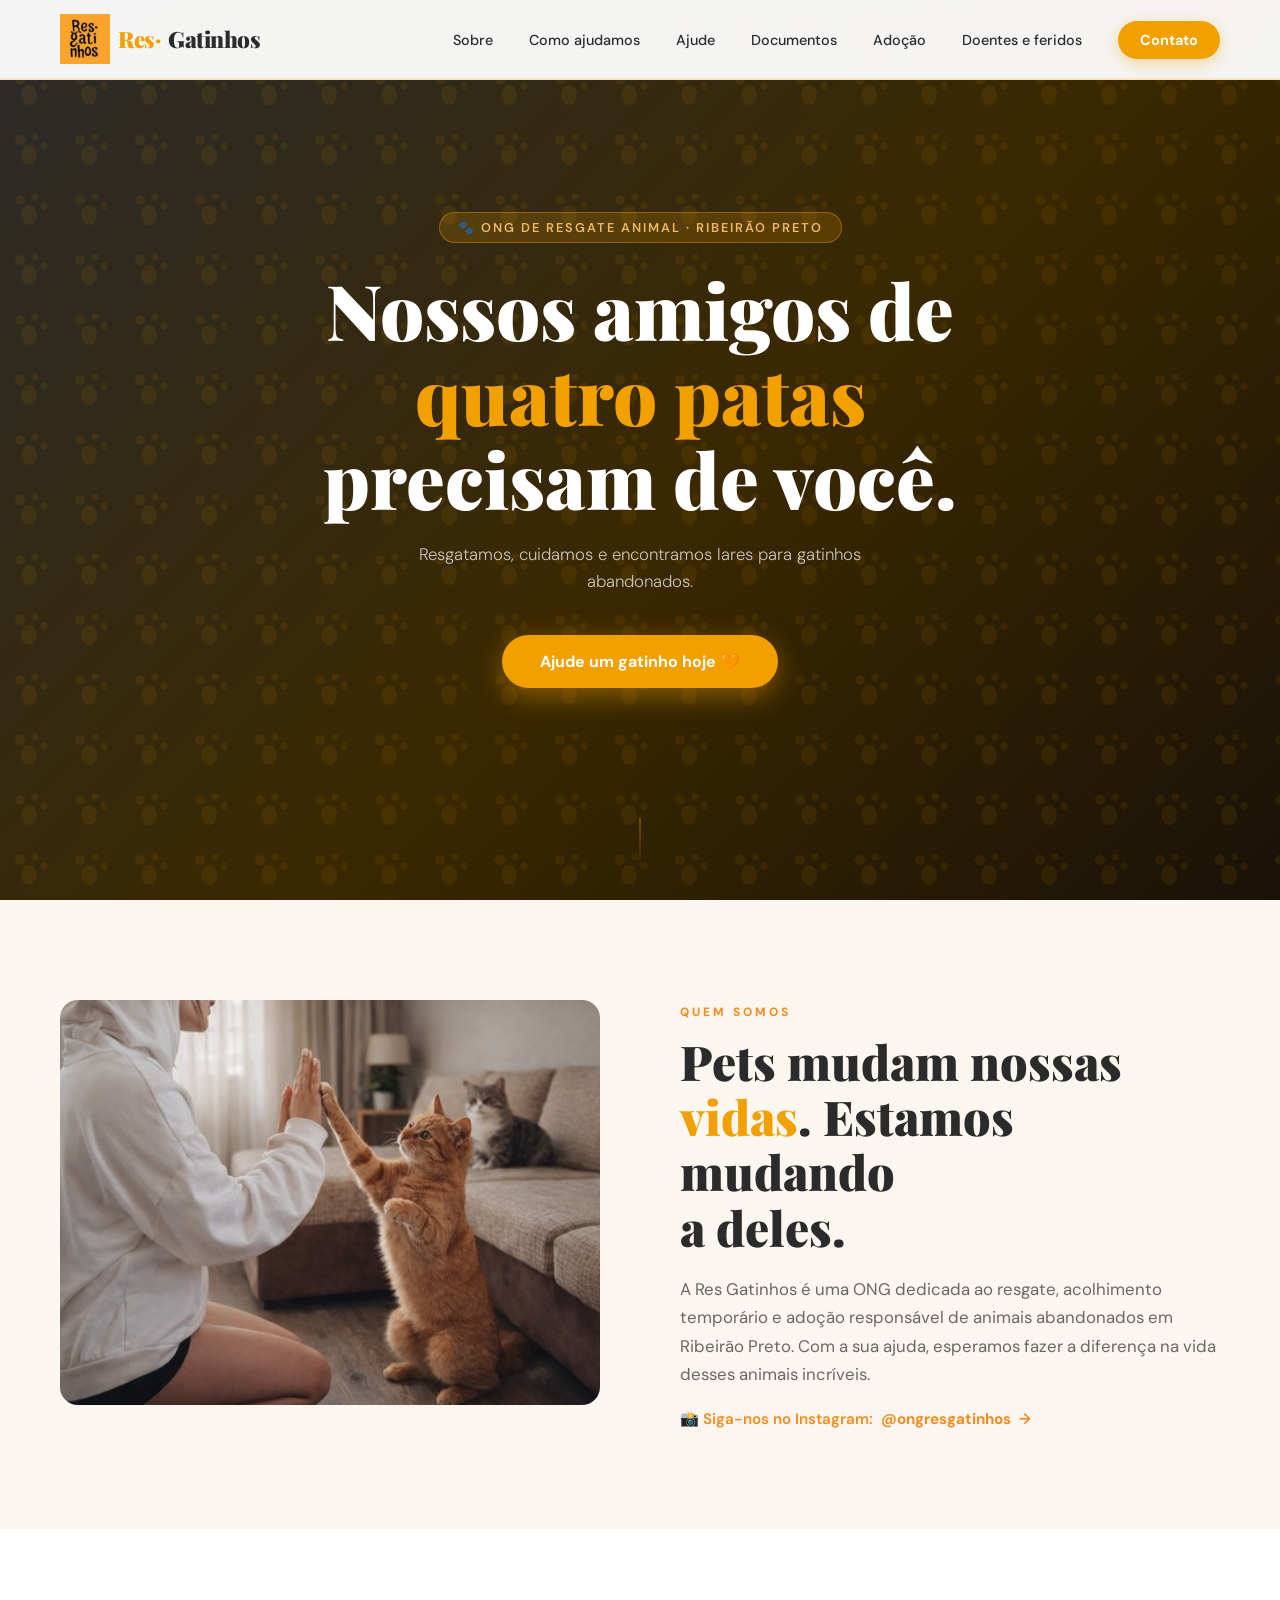
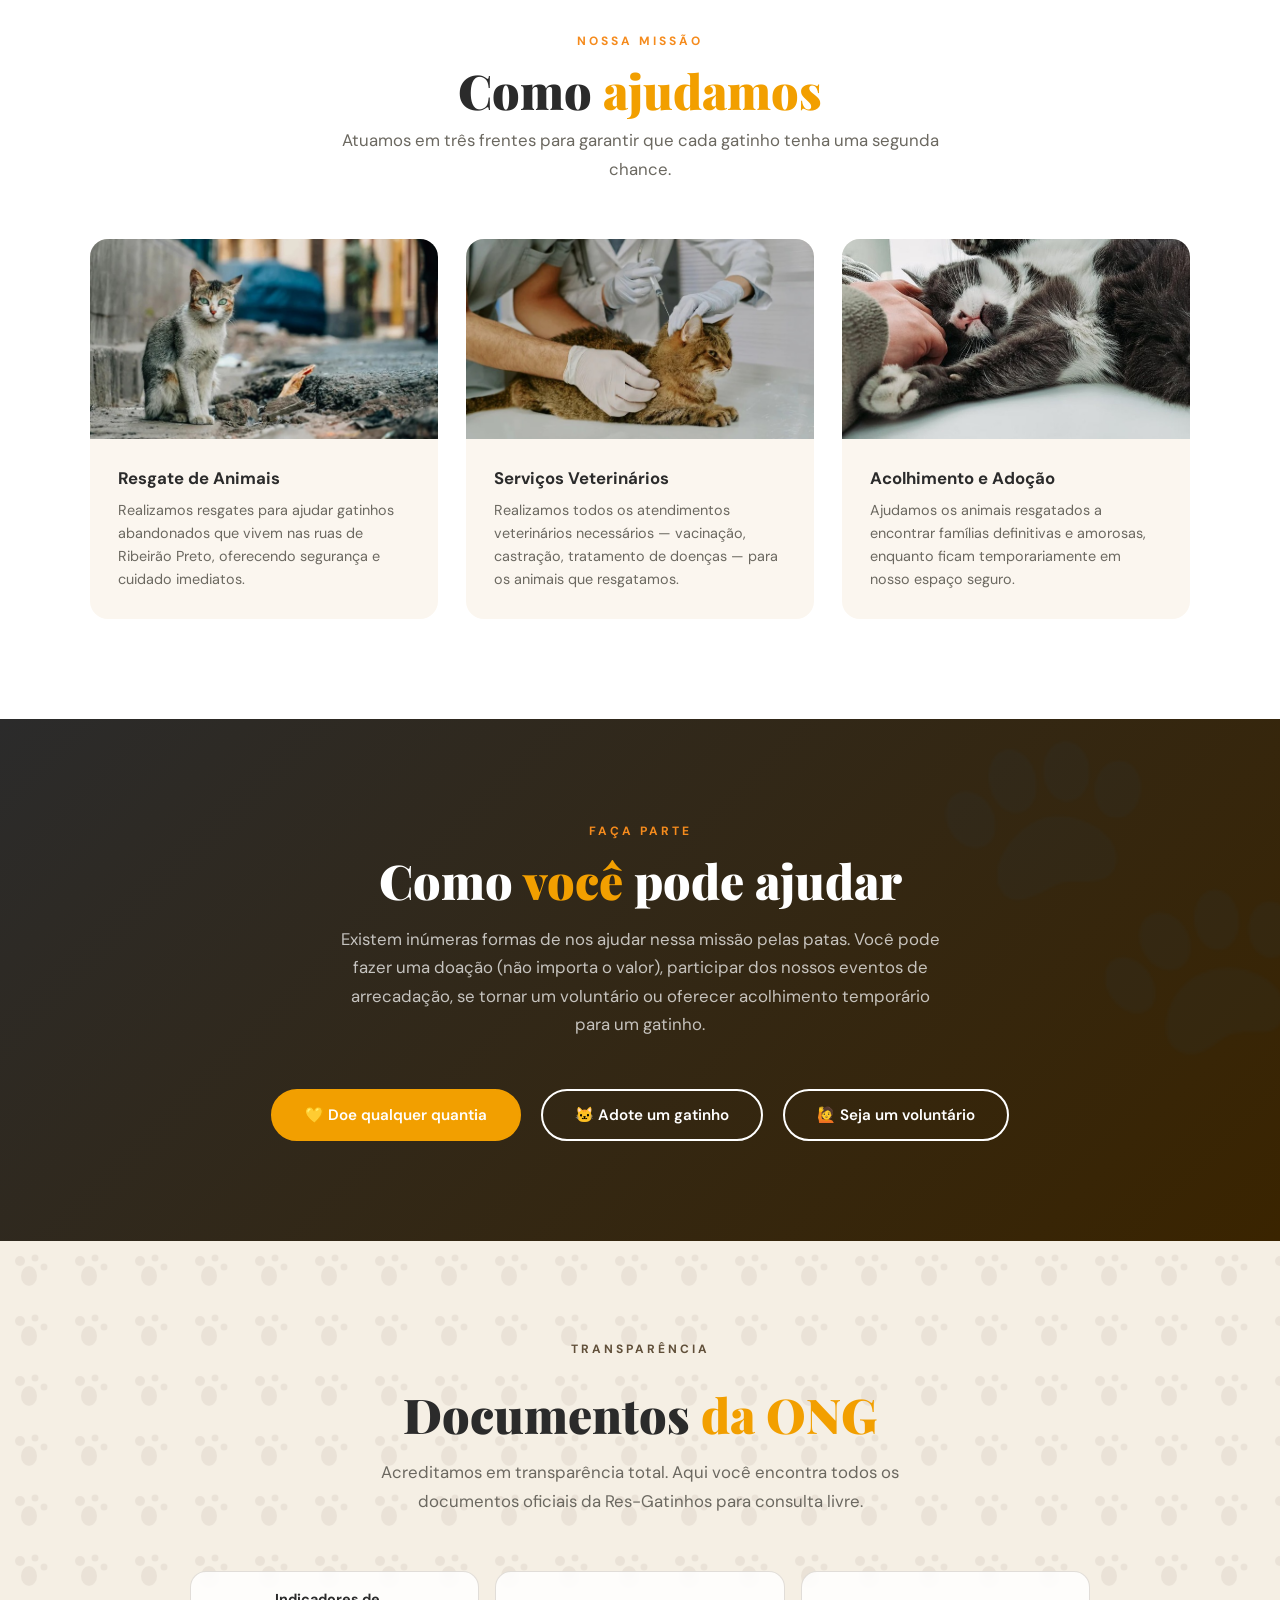
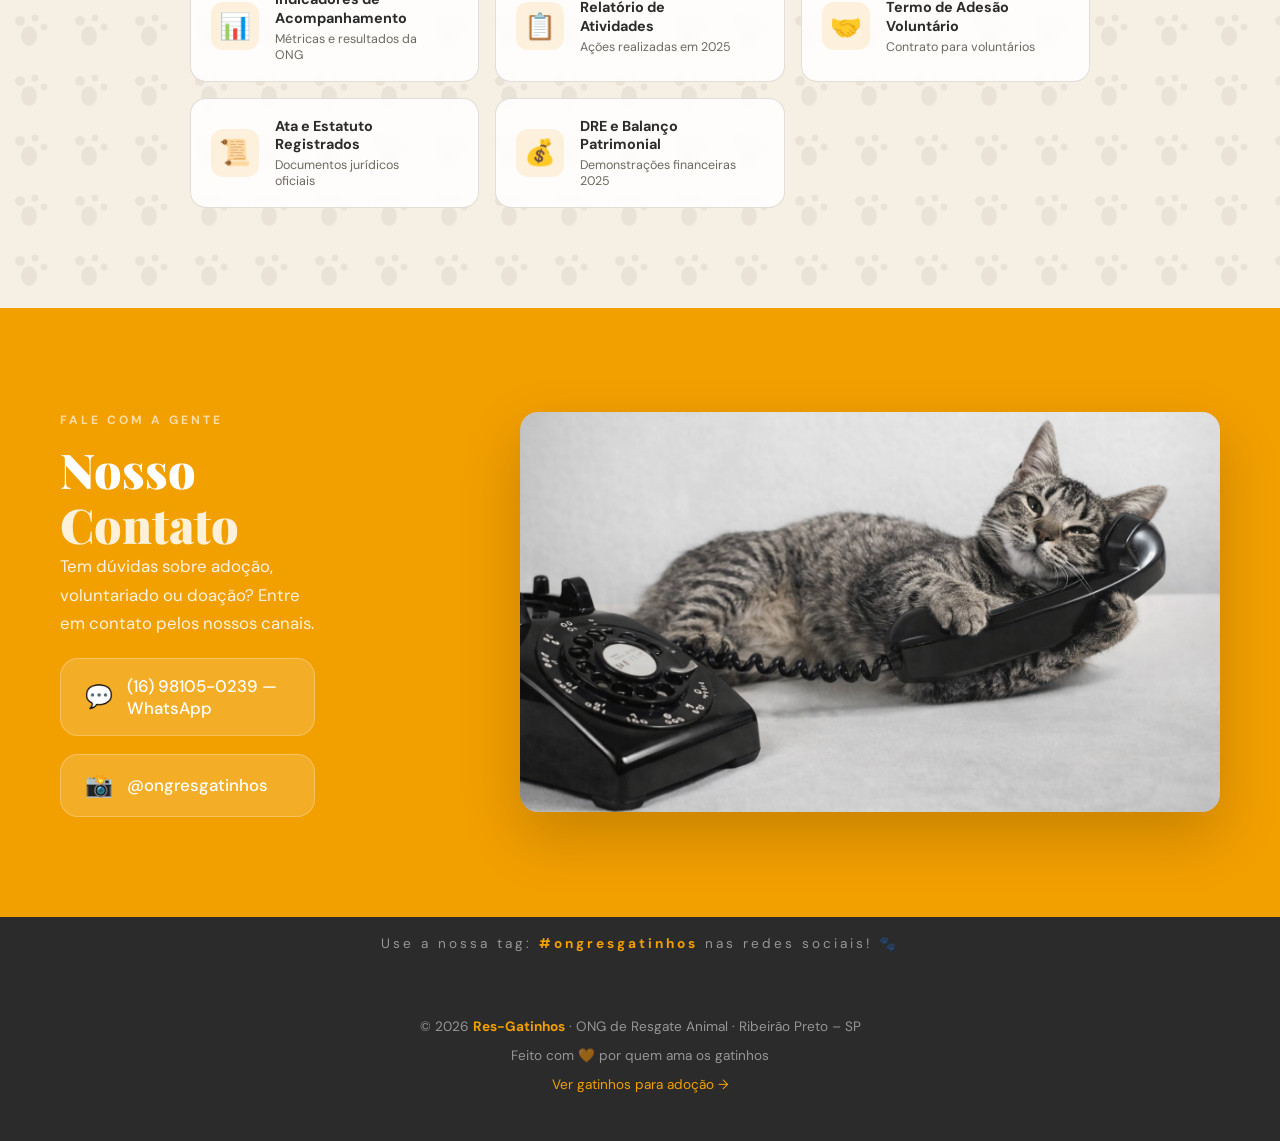
<file: index.html>
<!DOCTYPE html>
<html lang="pt-BR">
<head>
  <meta charset="UTF-8" />
  <meta name="viewport" content="width=device-width, initial-scale=1.0"/>
  <title>Res-Gatinhos – ONG de Resgate Animal</title>
  <link rel="preconnect" href="https://fonts.googleapis.com">
  <link rel="preconnect" href="https://fonts.gstatic.com" crossorigin>
  <link href="https://fonts.googleapis.com/css2?family=Playfair+Display:wght@700;900&family=DM+Sans:wght@300;400;500;600&display=swap" rel="stylesheet">
  <link rel="stylesheet" href="style.css">
</head>
<body>

  <!-- ── NAVEGAÇÃO ── -->
  <nav>
    <a href="index.html" class="nav-logo">
      <img src="img/logo res-gatinhos.png" alt="Logo Res-Gatinhos" class="logo-img">
      Res·<span>Gatinhos</span>
    </a>
    <ul class="nav-links">
      <li><a href="#sobre">Sobre</a></li>
      <li><a href="#como">Como ajudamos</a></li>
      <li><a href="#ajudar">Ajude</a></li>
      <li><a href="#documentos">Documentos</a></li>
      <li><a href="adocao.html">Adoção</a></li>
      <li><a href="https://maps.app.goo.gl/czJs5krnHNVc9sG16" target="_blank" rel="noopener noreferrer">Doentes e feridos</a></li>
      <li><a href="#contato" class="nav-cta">Contato</a></li>
    </ul>
  </nav>

  <!-- ── HERO ── -->
  <section id="hero">
    <div class="hero-bg"></div>
    <div class="hero-content">
      <div class="hero-tag">🐾 ONG de Resgate Animal · Ribeirão Preto</div>
      <h1 class="hero-title">
        Nossos amigos de<br>
        <em>quatro patas</em><br>
        precisam de você.
      </h1>
      <p class="hero-sub">
        Resgatamos, cuidamos e encontramos lares para gatinhos<br>
        abandonados.
      </p>
      <a href="#ajudar" class="btn-primary">Ajude um gatinho hoje 🧡</a>
    </div>
    <div class="hero-scroll"><span></span></div>
  </section>

  <!-- ── SOBRE ── -->
  <section id="sobre">
    <div class="sobre-visual">
      <div class="sobre-img-main"></div>
    </div>
    <div class="sobre-text">
      <div>
        <span class="section-tag">Quem somos</span>
        <h2>Pets mudam nossas<br><em>vidas</em>. Estamos mudando<br>a deles.</h2>
      </div>
      <p class="lead">
        A Res Gatinhos é uma ONG dedicada ao resgate, acolhimento temporário e adoção
        responsável de animais abandonados em Ribeirão Preto.
        Com a sua ajuda, esperamos fazer a diferença na vida desses animais incríveis.
      </p>
      <a href="https://instagram.com/ongresgatinhos" class="sobre-instagram" target="_blank">
        📸 Siga-nos no Instagram: <strong>@ongresgatinhos</strong> →
      </a>
    </div>
  </section>

  <!-- ── COMO AJUDAMOS ── -->
  <section id="como">
    <span class="section-tag">Nossa missão</span>
    <h2 style="margin-bottom: 8px">Como <em>ajudamos</em></h2>
    <p class="lead" style="margin: 0 auto 56px">
      Atuamos em três frentes para garantir que cada gatinho tenha uma segunda chance.
    </p>
    <div class="cards-grid">
      <div class="card">
        <div class="card-image card-resgate"></div>
        <div class="card-body">
          <h3>Resgate de Animais</h3>
          <p>Realizamos resgates para ajudar gatinhos abandonados que vivem nas ruas de Ribeirão Preto, oferecendo segurança e cuidado imediatos.</p>
        </div>
      </div>
      <div class="card">
        <div class="card-image card-vet"></div>
        <div class="card-body">
          <h3>Serviços Veterinários</h3>
          <p>Realizamos todos os atendimentos veterinários necessários — vacinação, castração, tratamento de doenças — para os animais que resgatamos.</p>
        </div>
      </div>
      <div class="card">
        <div class="card-image card-lar"></div>
        <div class="card-body">
          <h3>Acolhimento e Adoção</h3>
          <p>Ajudamos os animais resgatados a encontrar famílias definitivas e amorosas, enquanto ficam temporariamente em nosso espaço seguro.</p>
        </div>
      </div>
    </div>
  </section>

  <!-- ── COMO VOCÊ PODE AJUDAR ── -->
  <section id="ajudar">
    <span class="section-tag">Faça parte</span>
    <h2>Como <em>você</em> pode ajudar</h2>
    <p class="lead">
      Existem inúmeras formas de nos ajudar nessa missão pelas patas. Você pode fazer uma doação
      (não importa o valor), participar dos nossos eventos de arrecadação, se tornar um voluntário
      ou oferecer acolhimento temporário para um gatinho.
    </p>
    <div class="actions-row">
      <a href="https://drive.google.com/file/d/1dniwxgkrxJbeug0Vzx8nxQwQYnl0z9v2/view" class="btn-outline filled" target="_blank">💛 Doe qualquer quantia</a>
      <a href="adocao.html" class="btn-outline" target="_blank">🐱 Adote um gatinho</a>
      <a href="https://wa.me/5516981050239?text=Olá!%20tenho%20interesse%20em%20me%20voluntariar%20para%20ajudar%20a%20res-gatinhos." class="btn-outline" target="_blank">🙋 Seja um voluntário</a>
    </div>
  </section>

  <!-- ── DOCUMENTOS DA ONG ── -->
  <section id="documentos" class="docs-section-page">
    <div class="docs-section-inner">
      <div class="docs-header">
        <span class="section-tag" style="color: var(--brown)">Transparência</span>
        <h2>Documentos <em>da ONG</em></h2>
        <p class="lead" style="margin: 0 auto">
          Acreditamos em transparência total. Aqui você encontra todos os documentos oficiais
          da Res-Gatinhos para consulta livre.
        </p>
      </div>
      <div class="docs-cards">

        <a href="docs/INDICADORES DE ACOMPANHAMENTO.pdf" class="doc-card" target="_blank">
          <div class="doc-card-ico">📊</div>
          <div class="doc-card-info">
            <strong>Indicadores de Acompanhamento</strong>
            <span>Métricas e resultados da ONG</span>
          </div>
          <div class="doc-card-arrow">↗</div>
        </a>

        <a href="docs/Relatório de Atividades ARG 2025.pdf" class="doc-card" target="_blank">
          <div class="doc-card-ico">📋</div>
          <div class="doc-card-info">
            <strong>Relatório de Atividades</strong>
            <span>Ações realizadas em 2025</span>
          </div>
          <div class="doc-card-arrow">↗</div>
        </a>

        <a href="docs/termo_de_adesao_ao_servico_voluntario.pdf" class="doc-card" target="_blank">
          <div class="doc-card-ico">🤝</div>
          <div class="doc-card-info">
            <strong>Termo de Adesão Voluntário</strong>
            <span>Contrato para voluntários</span>
          </div>
          <div class="doc-card-arrow">↗</div>
        </a>

        <a href="docs/ata e estatuto resgistrados.pdf" class="doc-card" target="_blank">
          <div class="doc-card-ico">📜</div>
          <div class="doc-card-info">
            <strong>Ata e Estatuto Registrados</strong>
            <span>Documentos jurídicos oficiais</span>
          </div>
          <div class="doc-card-arrow">↗</div>
        </a>

        <a href="docs/dre e bp Res Gatinho 2025.pdf" class="doc-card" target="_blank">
          <div class="doc-card-ico">💰</div>
          <div class="doc-card-info">
            <strong>DRE e Balanço Patrimonial</strong>
            <span>Demonstrações financeiras 2025</span>
          </div>
          <div class="doc-card-arrow">↗</div>
        </a>

      </div>
    </div>
  </section>

  <!-- ── CONTATO ── -->
  <section id="contato">
    <div>
      <span class="section-tag" style="color: rgba(255,255,255,.65)">Fale com a gente</span>
      <h2>Nosso<br><em style="color: rgba(255,255,255,.85)">Contato</em></h2>
      <p class="lead">
        Tem dúvidas sobre adoção, voluntariado ou doação? Entre em contato pelos nossos canais.
      </p>
      <div class="contato-links">
        <a href="https://wa.me/5516981050239" class="contato-link" target="_blank">
          <span class="ico">💬</span>
          <span>(16) 98105-0239 — WhatsApp</span>
        </a>
        <a href="https://instagram.com/ongresgatinhos" class="contato-link" target="_blank">
          <span class="ico">📸</span>
          <span>@ongresgatinhos</span>
        </a>
      </div>
    </div>
    <div class="contato-right"></div>
  </section>

  <!-- ── HASHTAG BAND ── -->
  <div class="tag-band">
    Use a nossa tag: <span>#ongresgatinhos</span> nas redes sociais! 🐾
  </div>

  <!-- ── FOOTER ── -->
  <footer>
    <span>© 2026 <strong>Res-Gatinhos</strong> · ONG de Resgate Animal · Ribeirão Preto – SP</span>
    <span>Feito com 🧡 por quem ama os gatinhos</span>
    <span><a href="adocao.html">Ver gatinhos para adoção →</a></span>
  </footer>

</body>
</html>
</file>
<file: style.css>
/* ============================================================
   Res-Gatinhos — Folha de Estilos Principal (style.css)
   Paleta atualizada conforme identidade visual da ONG
   ============================================================ */

/* ── VARIÁVEIS GLOBAIS ── */
:root {
  /* Paleta oficial Res-Gatinhos */
  --orange:        #F29F00;   /* amarelo-laranja principal (Pantone 7570 CP) */
  --orange-vivid:  #F58B1D;   /* laranja vivo (Pantone 7564 CP) */
  --orange-dark:   #D98800;   /* escuro para hover */
  --orange-light:  #FDF3D7;   /* fundo suave */
  --brown:         #61503A;   /* marrom terra (Pantone 7553 CP) */
  --gold:          #EEB965;   /* dourado (Pantone 1355 CP) */
  --black:         #2B2B2B;   /* preto grafite (Pantone Black 7 CP) */
  --gray:          #6B6860;
  --light:         #FBF6EF;   /* fundo quente baseado na paleta */
  --paper:         #F5EFE4;
  --white:         #FFFFFF;
  --radius:        18px;
}

/* ── RESET ── */
*, *::before, *::after {
  box-sizing: border-box;
  margin: 0;
  padding: 0;
}

html { scroll-behavior: smooth; }

body {
  font-family: 'DM Sans', sans-serif;
  background: var(--white);
  color: var(--black);
  overflow-x: hidden;
}

/* ── NAVEGAÇÃO ── */
nav {
  position: fixed;
  top: 0; left: 0; right: 0;
  z-index: 100;
  display: flex;
  align-items: center;
  justify-content: space-between;
  padding: 14px 60px;
  background: rgba(255,255,255,0.95);
  backdrop-filter: blur(12px);
  border-bottom: 2px solid rgba(242,159,0,0.2);
}

.nav-logo {
  font-family: 'Playfair Display', serif;
  font-size: 1.4rem;
  font-weight: 900;
  color: var(--orange);
  text-decoration: none;
  letter-spacing: -0.5px;
  display: flex;
  align-items: center;
  gap: 8px;
}

.nav-logo span { color: var(--black); }

.logo-img {
  height: 50px;
  width: auto;
}

.nav-links {
  display: flex;
  gap: 36px;
  list-style: none;
}

.nav-links a {
  text-decoration: none;
  color: var(--black);
  font-size: 0.9rem;
  font-weight: 500;
  transition: color 0.2s;
}

.nav-links a:hover,
.nav-links a.active { color: var(--orange-vivid); }

.nav-cta {
  background: var(--orange) !important;
  color: var(--white) !important;
  padding: 10px 22px;
  border-radius: 50px;
  font-weight: 700 !important;
  transition: background 0.2s, transform 0.15s !important;
  box-shadow: 0 4px 16px rgba(242,159,0,0.35);
}

.nav-cta:hover {
  background: var(--orange-dark) !important;
  transform: translateY(-1px);
}

/* ── HERO ── */
#hero {
  position: relative;
  height: 100vh;
  min-height: 600px;
  display: flex;
  align-items: center;
  justify-content: center;
  text-align: center;
  overflow: hidden;
}

.hero-bg {
  position: absolute;
  inset: 0;
  background: linear-gradient(135deg, var(--black) 0%, #3a2800 55%, #1a1208 100%);
}

.hero-bg::before {
  content: '';
  position: absolute;
  inset: 0;
  background-image: url("data:image/svg+xml,%3Csvg xmlns='http://www.w3.org/2000/svg' width='60' height='60'%3E%3Ccircle cx='20' cy='20' r='5' fill='%23F29F00' opacity='.08'/%3E%3Ccircle cx='35' cy='17' r='3.5' fill='%23F29F00' opacity='.08'/%3E%3Ccircle cx='44' cy='26' r='3.5' fill='%23F29F00' opacity='.08'/%3E%3Cellipse cx='29' cy='35' rx='8' ry='10' fill='%23F29F00' opacity='.08'/%3E%3C/svg%3E");
  background-size: 60px 60px;
}

.hero-content {
  position: relative;
  z-index: 2;
  max-width: 700px;
  padding: 0 24px;
  animation: fadeUp 0.9s ease both;
}

@keyframes fadeUp {
  from { opacity: 0; transform: translateY(36px); }
  to   { opacity: 1; transform: translateY(0); }
}

.hero-tag {
  display: inline-block;
  background: rgba(242,159,0,0.18);
  color: var(--gold);
  font-size: 0.8rem;
  font-weight: 600;
  letter-spacing: 2px;
  text-transform: uppercase;
  padding: 6px 18px;
  border-radius: 50px;
  border: 1px solid rgba(242,159,0,0.4);
  margin-bottom: 24px;
}

.hero-title {
  font-family: 'Playfair Display', serif;
  font-size: clamp(2.8rem, 6vw, 5rem);
  font-weight: 900;
  color: var(--white);
  line-height: 1.1;
  margin-bottom: 20px;
}

.hero-title em {
  color: var(--orange);
  font-style: normal;
}

.hero-sub {
  color: rgba(255,255,255,0.72);
  font-size: 1.05rem;
  font-weight: 300;
  margin-bottom: 40px;
  line-height: 1.6;
}

.hero-scroll {
  position: absolute;
  bottom: 32px;
  left: 50%;
  transform: translateX(-50%);
  display: flex;
  flex-direction: column;
  align-items: center;
  gap: 6px;
  color: rgba(255,255,255,0.35);
  font-size: 0.75rem;
  letter-spacing: 1.5px;
  text-transform: uppercase;
}

.hero-scroll span {
  display: block;
  width: 1px;
  height: 50px;
  background: linear-gradient(to bottom, rgba(242,159,0,0.7), transparent);
  animation: scrollLine 1.8s ease-in-out infinite;
}

@keyframes scrollLine {
  0%,100% { opacity: 0; transform: scaleY(0.3) translateY(-10px); }
  50%      { opacity: 1; transform: scaleY(1) translateY(0); }
}

/* ── BOTÕES ── */
.btn-primary {
  display: inline-block;
  background: var(--orange);
  color: var(--white);
  font-size: 1rem;
  font-weight: 700;
  padding: 16px 38px;
  border-radius: 50px;
  text-decoration: none;
  transition: background 0.2s, transform 0.15s, box-shadow 0.2s;
  box-shadow: 0 8px 28px rgba(242,159,0,0.45);
}

.btn-primary:hover {
  background: var(--orange-dark);
  transform: translateY(-2px);
  box-shadow: 0 14px 36px rgba(242,159,0,0.55);
}

.btn-outline {
  display: inline-block;
  border: 2px solid var(--white);
  color: var(--white);
  background: transparent;
  font-size: 0.95rem;
  font-weight: 600;
  padding: 14px 32px;
  border-radius: 50px;
  text-decoration: none;
  transition: background 0.2s, color 0.2s, transform 0.15s;
}

.btn-outline:hover {
  background: var(--white);
  color: var(--black);
  transform: translateY(-2px);
}

.btn-outline.filled {
  background: var(--orange);
  border-color: var(--orange);
  color: var(--white);
}

.btn-outline.filled:hover {
  background: var(--orange-dark);
  border-color: var(--orange-dark);
  color: var(--white);
}

/* ── SEÇÕES BASE ── */
section { padding: 100px 60px; }

.section-tag {
  display: inline-block;
  color: var(--orange-vivid);
  font-size: 0.75rem;
  font-weight: 700;
  letter-spacing: 3px;
  text-transform: uppercase;
  margin-bottom: 14px;
}

h2 {
  font-family: 'Playfair Display', serif;
  font-size: clamp(2rem, 4vw, 3rem);
  font-weight: 900;
  line-height: 1.15;
  color: var(--black);
}

h2 em { color: var(--orange); font-style: normal; }

.lead {
  color: var(--gray);
  font-size: 1.05rem;
  line-height: 1.7;
  max-width: 600px;
}

/* ── SOBRE ── */
#sobre {
  background: var(--light);
  display: grid;
  grid-template-columns: 1fr 1fr;
  gap: 80px;
  align-items: start;
}

.sobre-visual { position: relative; }

.sobre-img-main {
  width: 100%;
  border-radius: var(--radius);
  aspect-ratio: 4/3;
  background-image: url(img/garota-com-gato-laranja.jpg);
  background-size: cover;
  background-position: center;
  background-repeat: no-repeat;
}

.sobre-card {
  position: absolute;
  bottom: -24px;
  right: -24px;
  background: var(--orange);
  color: var(--white);
  padding: 22px 28px;
  border-radius: var(--radius);
  text-align: center;
  box-shadow: 0 12px 40px rgba(242,159,0,0.4);
}

.sobre-card strong {
  font-size: 2.2rem;
  display: block;
  font-family: 'Playfair Display', serif;
}

.sobre-card small { font-size: 0.8rem; opacity: 0.9; }

.sobre-text {
  display: flex;
  flex-direction: column;
  gap: 20px;
}

.sobre-text .lead { max-width: none; }

/* Link Instagram no sobre */
.sobre-instagram {
  display: inline-flex;
  align-items: center;
  gap: 8px;
  color: var(--orange-vivid);
  font-weight: 600;
  font-size: 0.95rem;
  text-decoration: none;
  transition: color 0.2s, gap 0.2s;
}

.sobre-instagram:hover {
  color: var(--orange-dark);
  gap: 12px;
}

/* ── DOCUMENTOS DA ONG ── */
.docs-section {
  margin-top: 8px;
}

.docs-section h4 {
  font-family: 'Playfair Display', serif;
  font-size: 1.05rem;
  font-weight: 700;
  color: var(--black);
  margin-bottom: 14px;
  display: flex;
  align-items: center;
  gap: 8px;
}

.docs-grid {
  display: flex;
  flex-direction: column;
  gap: 10px;
}

.doc-link {
  display: flex;
  align-items: center;
  gap: 12px;
  background: var(--white);
  border: 1.5px solid rgba(242,159,0,0.25);
  border-radius: 12px;
  padding: 12px 16px;
  text-decoration: none;
  color: var(--black);
  font-size: 0.88rem;
  font-weight: 500;
  transition: border-color 0.2s, background 0.2s, transform 0.15s;
}

.doc-link:hover {
  border-color: var(--orange);
  background: var(--orange-light);
  transform: translateX(4px);
}

.doc-link .doc-ico {
  font-size: 1.2rem;
  flex-shrink: 0;
  width: 32px;
  height: 32px;
  background: rgba(242,159,0,0.12);
  border-radius: 8px;
  display: flex;
  align-items: center;
  justify-content: center;
}

.doc-link .doc-name {
  flex: 1;
  line-height: 1.3;
}

.doc-link .doc-arrow {
  color: var(--orange);
  font-size: 0.85rem;
  opacity: 0;
  transition: opacity 0.2s;
}

.doc-link:hover .doc-arrow { opacity: 1; }

/* ── COMO AJUDAMOS ── */
#como {
  background: var(--white);
  text-align: center;
}

.cards-grid {
  display: grid;
  grid-template-columns: repeat(3, 1fr);
  gap: 28px;
  max-width: 1100px;
  margin: 0 auto;
}

.card {
  background: var(--light);
  border-radius: var(--radius);
  overflow: hidden;
  text-align: left;
  transition: transform 0.25s, box-shadow 0.25s;
}

.card:hover {
  transform: translateY(-6px);
  box-shadow: 0 20px 50px rgba(43,43,43,0.14);
}

.card-image {
  width: 100%;
  height: 200px;
  background-size: cover;
  background-position: center;
}

.card-resgate { background-image: url(img/gato-resgate.jpg); }
.card-vet     { background-image: url(img/gato-veterinario.jpg); }
.card-lar     { background-image: url(img/gato-descansando.jpg); }

.card-body { padding: 28px; }
.card-body h3 { font-size: 1.05rem; font-weight: 700; margin-bottom: 10px; color: var(--black); }
.card-body p  { font-size: 0.9rem; color: var(--gray); line-height: 1.6; }

/* ── COMO VOCÊ PODE AJUDAR ── */
#ajudar {
  background: linear-gradient(135deg, var(--black) 0%, #3a2400 100%);
  text-align: center;
  position: relative;
  overflow: hidden;
}

#ajudar::before {
  content: '🐾';
  position: absolute;
  font-size: 20rem;
  opacity: 0.04;
  top: -40px;
  right: -40px;
}

#ajudar h2 { color: var(--white); margin-bottom: 16px; }

#ajudar .lead {
  color: rgba(255,255,255,0.72);
  margin: 0 auto 50px;
}

.actions-row {
  display: flex;
  gap: 20px;
  justify-content: center;
  flex-wrap: wrap;
}

/* ── CONTATO ── */
#contato {
  background: var(--orange);
  color: var(--white);
  display: grid;
  grid-template-columns: 1fr 1fr;
  gap: 80px;
  align-items: center;
}

#contato h2 { color: var(--white); }
#contato .lead { color: rgba(255,255,255,0.88); }

.contato-links {
  display: flex;
  flex-direction: column;
  gap: 18px;
  margin-top: 20px;
}

.contato-link {
  display: flex;
  align-items: center;
  gap: 14px;
  font-size: 1.05rem;
  font-weight: 500;
  color: var(--white);
  text-decoration: none;
  background: rgba(255,255,255,0.15);
  padding: 16px 24px;
  border-radius: var(--radius);
  transition: background 0.2s, transform 0.15s;
  border: 1px solid rgba(255,255,255,0.25);
}

.contato-link:hover {
  background: rgba(255,255,255,0.28);
  transform: translateX(4px);
}

.contato-link .ico { font-size: 1.4rem; }

.contato-right {
  width: 700px;
  height: 400px;
  background: url('img/gato-contato.png') center/cover no-repeat;
  margin-left: 125px;
  border-radius: var(--radius);
  box-shadow: 0 24px 60px rgba(0,0,0,0.18);
}

/* ── HASHTAG BAND ── */
.tag-band {
  background: var(--black);
  padding: 18px 0;
  text-align: center;
  font-size: 0.85rem;
  color: rgba(255,255,255,0.5);
  letter-spacing: 3px;
}

.tag-band span {
  color: var(--orange);
  font-weight: 700;
}

/* ── FOOTER ── */
footer {
  background: var(--black);
  color: rgba(255,255,255,0.5);
  padding: 48px 60px;
  display: flex;
  flex-direction: column;
  align-items: center;
  text-align: center;
  gap: 12px;
  font-size: 0.85rem;
}

footer a { color: var(--orange); text-decoration: none; }
footer strong { color: var(--orange); }

/* ── RESPONSIVO ── */
@media (max-width: 900px) {
  nav { padding: 14px 24px; }
  .nav-links { display: none; }
  section { padding: 72px 24px; }

  #sobre,
  #contato { grid-template-columns: 1fr; gap: 48px; }

  .cards-grid { grid-template-columns: 1fr; }
  .sobre-card { right: 0; }

  .contato-right {
    width: 100%;
    height: 260px;
    margin-left: 0;
  }

  footer { padding: 40px 24px; }
}

/* ═══════════════════════════════════════════════════════════
   SEÇÃO DOCUMENTOS DA ONG — entre #ajudar e #contato
   Fundo bege quente com padrão de patinhas (igual ao hero)
   ═══════════════════════════════════════════════════════════ */

.docs-section-page {
  position: relative;
  background-color: var(--paper);
  overflow: hidden;
  text-align: center;
  padding: 100px 60px;
}

/* padrão de patinhas igual ao hero, mas em marrom suave */
.docs-section-page::before {
  content: '';
  position: absolute;
  inset: 0;
  background-image: url("data:image/svg+xml,%3Csvg xmlns='http://www.w3.org/2000/svg' width='60' height='60'%3E%3Ccircle cx='20' cy='20' r='5' fill='%2361503A' opacity='.08'/%3E%3Ccircle cx='35' cy='17' r='3.5' fill='%2361503A' opacity='.08'/%3E%3Ccircle cx='44' cy='26' r='3.5' fill='%2361503A' opacity='.08'/%3E%3Cellipse cx='29' cy='35' rx='8' ry='10' fill='%2361503A' opacity='.08'/%3E%3C/svg%3E");
  background-size: 60px 60px;
  pointer-events: none;
}

.docs-section-inner {
  position: relative;
  z-index: 2;
  max-width: 900px;
  margin: 0 auto;
}

.docs-header {
  display: flex;
  flex-direction: column;
  align-items: center;
  gap: 16px;
  margin-bottom: 56px;
}

.docs-header h2 { color: var(--black); }

/* grid dos cards de documento */
.docs-cards {
  display: grid;
  grid-template-columns: repeat(auto-fill, minmax(260px, 1fr));
  gap: 16px;
  text-align: left;
}

.doc-card {
  display: flex;
  align-items: center;
  gap: 16px;
  background: rgba(255,255,255,0.85);
  border: 1.5px solid rgba(97,80,58,0.18);
  border-radius: 16px;
  padding: 18px 20px;
  text-decoration: none;
  color: var(--black);
  backdrop-filter: blur(4px);
  transition: background 0.2s, border-color 0.2s, transform 0.18s, box-shadow 0.18s;
}

.doc-card:hover {
  background: var(--white);
  border-color: var(--orange);
  transform: translateY(-4px);
  box-shadow: 0 12px 36px rgba(97,80,58,0.12);
}

.doc-card-ico {
  font-size: 1.6rem;
  width: 48px;
  height: 48px;
  background: rgba(242,159,0,0.12);
  border-radius: 12px;
  display: flex;
  align-items: center;
  justify-content: center;
  flex-shrink: 0;
  transition: background 0.2s;
}

.doc-card:hover .doc-card-ico {
  background: rgba(242,159,0,0.22);
}

.doc-card-info {
  flex: 1;
  display: flex;
  flex-direction: column;
  gap: 3px;
}

.doc-card-info strong {
  font-size: 0.9rem;
  font-weight: 700;
  color: var(--black);
  line-height: 1.3;
}

.doc-card-info span {
  font-size: 0.78rem;
  color: var(--gray);
}

.doc-card-arrow {
  font-size: 1rem;
  color: var(--orange);
  opacity: 0;
  transition: opacity 0.2s, transform 0.2s;
  transform: translate(-4px, 4px);
}

.doc-card:hover .doc-card-arrow {
  opacity: 1;
  transform: translate(0, 0);
}

@media (max-width: 900px) {
  .docs-section-page { padding: 72px 24px; }
  .docs-cards { grid-template-columns: 1fr; }
}
</file>
